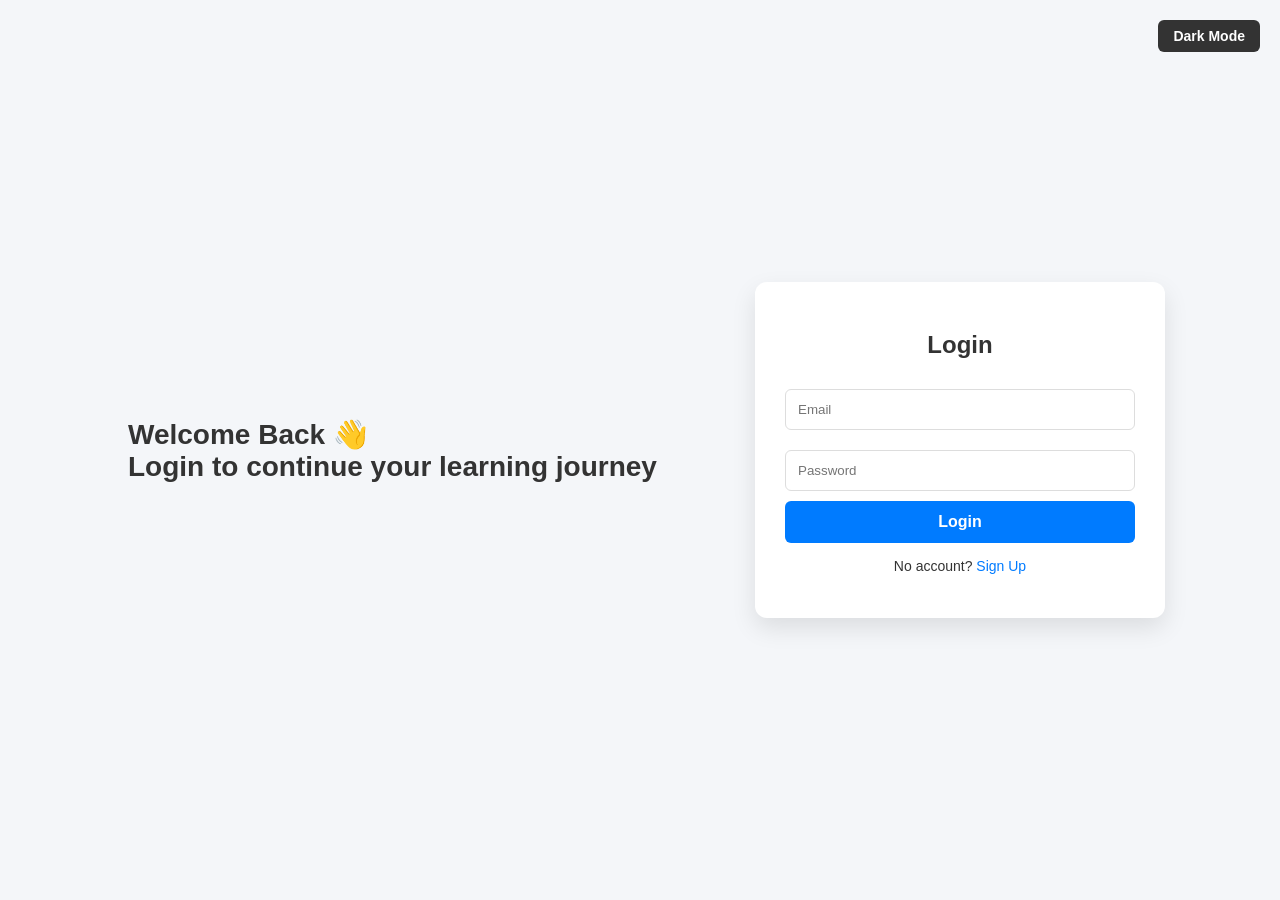
<file: index.html>
<!DOCTYPE html>
<html lang="en">
<head>
    <meta charset="UTF-8">
    <meta name="viewport" content="width=device-width, initial-scale=1.0">
    <title>Login</title>
    <link id="theme" rel="stylesheet" href="styl (1).css">
</head>
<body class="login">
    <button class="theme-toggle" onclick="toggleTheme()">Dark Mode</button>

    <div class="container" id="login">
        <h2>Login</h2>
        <form id="loginForm">
            <input type="email" id="loginEmail" placeholder="Email" required>
            <input type="password" id="loginPassword" placeholder="Password" required>
            <button type="submit"><a href="Home.css"></a> Login</button>
        </form>
        <p>No account? <a href="signup.html">Sign Up</a></p>
    </div>

    <script src="main (1).js"></script>
</body>
</html>
</file>
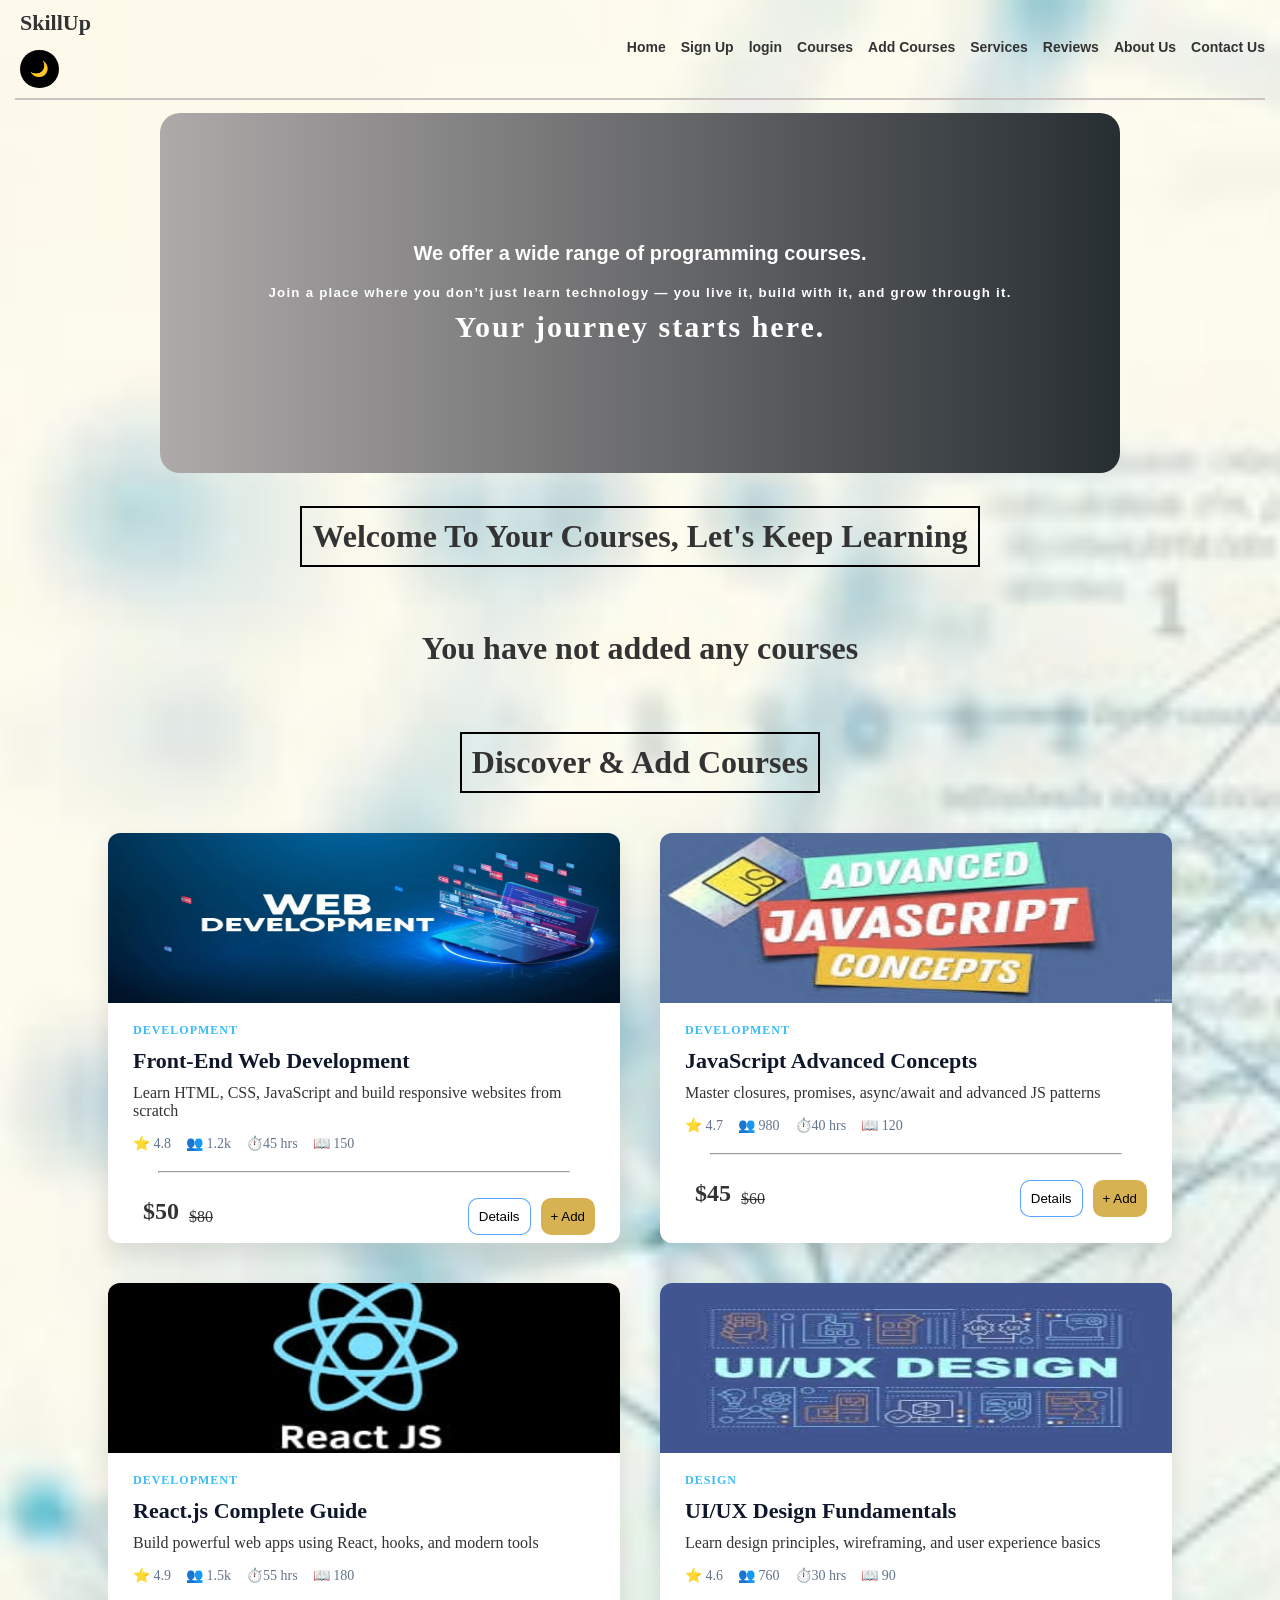
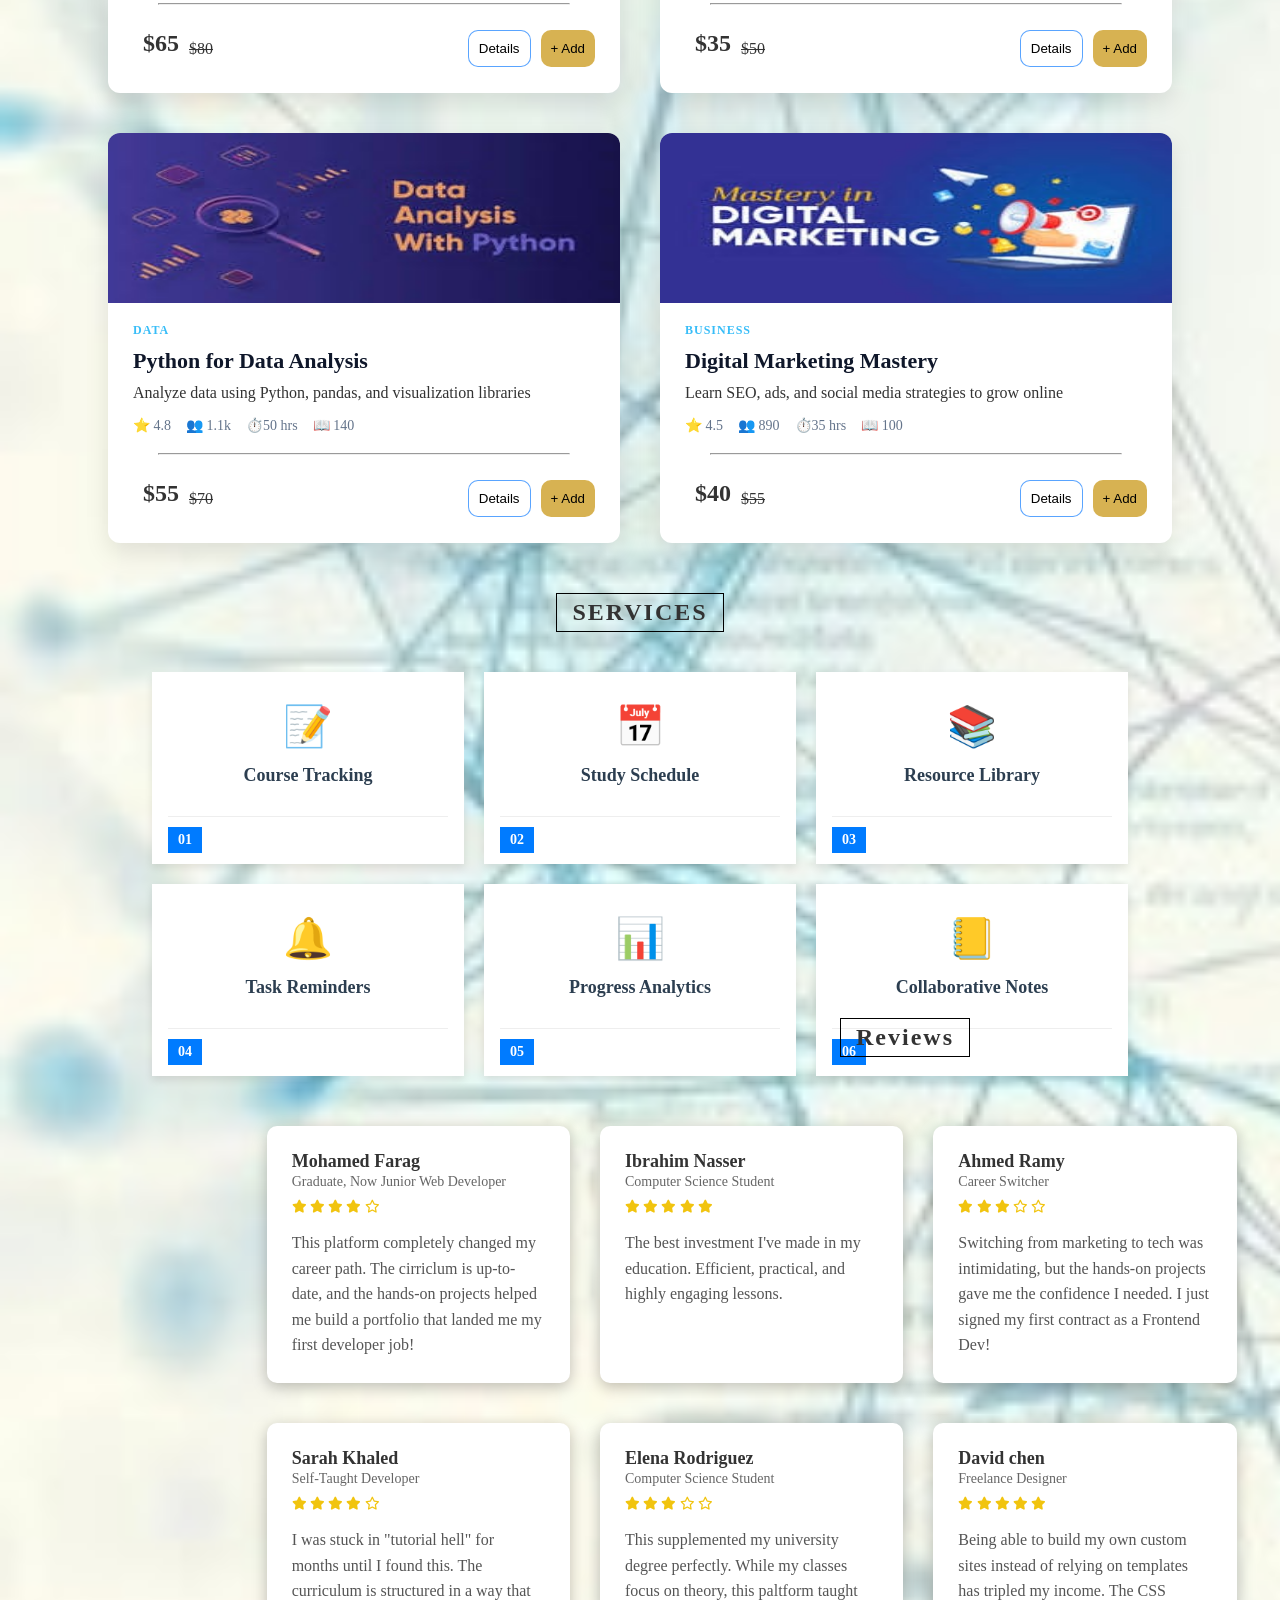
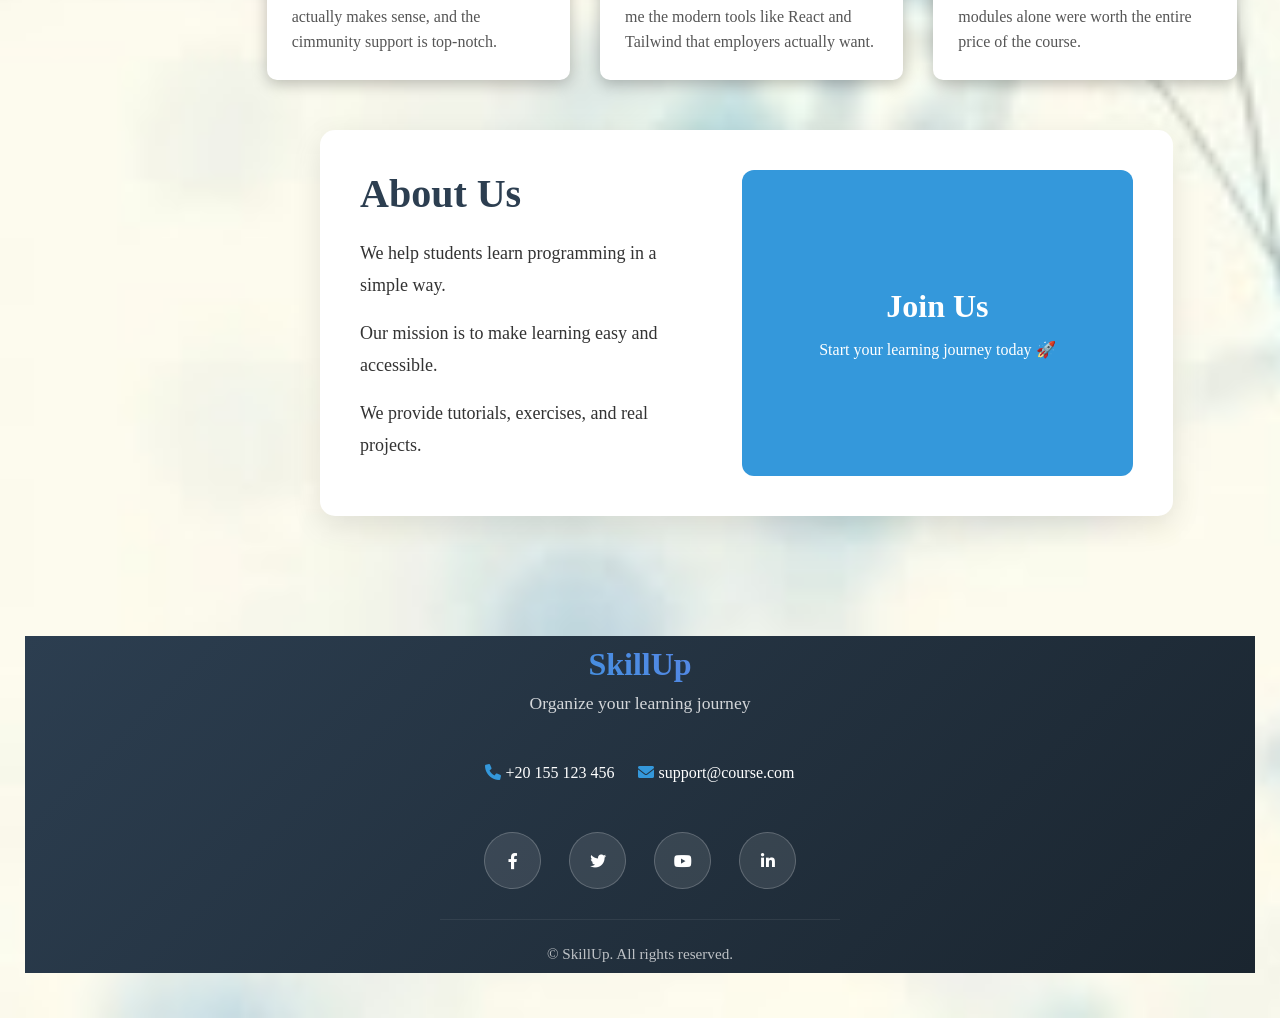
<file: main.html>
<!DOCTYPE html>
<html lang="en">
<head>
    <meta charset="UTF-8">
    <meta name="viewport" content="width=device-width, initial-scale=1.0">
    <title>SkillUp</title>
    <link rel="stylesheet" href="https://cdnjs.cloudflare.com/ajax/libs/font-awesome/6.0.0/css/all.min.css">
    <link rel="stylesheet" href="Home.css">
    <link rel="stylesheet" href="my.css">
    <link rel="stylesheet" href="a.css">
</head>
<body>
    <!--Start header-->
    
<header class="header" id="home">
    <div class="container">
    <a href="#Home" class="logo">SkillUp</a>
        <button id="themeToggle" class="dark">🌙</button>
    <ul class="select">
        <li><a href="#Home">Home</a></li>
        <li><a href="signup.html">Sign Up</a></li>
        <li><a href="login.html">login</a></li>
        <li><a href="#courses">Courses</a></li>
        <li><a href="#add">Add Courses</a></li>
        <li><a href="#services">Services</a></li>
        <li><a href="#reviews">Reviews</a></li>
        <li><a href="#about">About Us</a></li>
        <li><a href="#contact">Contact Us</a></li>
    </ul>
        <div class="text">
        <p>We offer a wide range of programming courses.</p>
        <h5>Join a place where you don’t just learn technology — you live it, build with it, and grow through it.</h5>
        <h3>Your journey starts here.</h3>
    </div>
    </div>
    </header>
    <br>
    <!--End header-->
    <!--start my-->
        <div class="messi" id="courses"></div>
    <div class="titleMy">
    <h1>Welcome to your courses, let's keep learning</h1>
</div>
</div>

<div id="myCoursesContainer" class="cardsMy"></div>
    <!--end my-->
    <!--Start add-->
    <div class="tefa" id="add">
    <div class="titleAv">
        <h1>Discover & add courses</h1>
    </div>
    <div id="courseContainer">
        </div>
    </div>
    <!--End add-->
    <!--Start services-->
    <div class="main-container" id="services">
        <h2 class="main-title">SERVICES</h2>
        <div class="services-wrapper">
            <!-- كرت 1 -->
            <div class="box">
                <div class="icon">📝</div>
                <h3>Course Tracking</h3>
                <div class="bottom-part">
                    <span class="number">01</span>
                </div>
            </div>
            <!-- كرت 2 -->
            <div class="box">
                <div class="icon">📅</div>
                <h3>Study Schedule</h3>
                <div class="bottom-part">
                    <span class="number">02</span>
                </div>
            </div>
            <!-- كرت 3 -->
            <div class="box">
                <div class="icon">📚</div>
                <h3>Resource Library</h3>
                <div class="bottom-part">
                    <span class="number">03</span>
                </div>
            </div>
            <!-- كرت 4 -->
            <div class="box">
                <div class="icon">🔔</div>
                <h3>Task Reminders</h3>
                <div class="bottom-part">
                    <span class="number">04</span>
                </div>
            </div>
            <!-- كرت 5 -->
            <div class="box">
                <div class="icon">📊</div>
                <h3>Progress Analytics</h3>
                <div class="bottom-part">
                    <span class="number">05</span>
                </div>
            </div>
            <!-- كرت 6 -->
            <div class="box">
                <div class="icon">📒</div>
                <h3>Collaborative Notes</h3>
                <div class="bottom-part">
                    <span class="number">06</span>
                </div>
            </div>
        </div>
    </div>
    <!--end services-->

    <!--Start Reviews-->
    <section class="reviews-section" id="reviews">
        <div class="title-container">
            <h3>Reviews</h3>
        </div>
        <div class="reviews-grid">
            <div class="card">
                <div class="card-header">
                    <div class="user-info">
                        <h3>Mohamed Farag</h3>
                        <p>Graduate, Now Junior Web Developer</p>
                        <div class="stars">
                            <i class="fas fa-star"></i>
                            <i class="fas fa-star"></i>
                            <i class="fas fa-star"></i>
                            <i class="fas fa-star"></i>
                            <i class="far fa-star"></i>
                        </div>
                    </div>
                
                </div>
                <p class="reviews-text">
                    This platform completely changed my career path.
                     The cirriclum is up-to-date, and the hands-on projects helped me build a portfolio that 
                     landed me my first developer job!
                </p>
            </div>

            <div class="card">
                <div class="card-header">
                    <div class="user-info">
                        <h3>Ibrahim Nasser</h3>
                        <p>Computer Science Student</p>
                        <div class="stars">
                            <i class="fas fa-star"></i>
                            <i class="fas fa-star"></i>
                            <i class="fas fa-star"></i>
                            <i class="fas fa-star"></i>
                            <i class="fas fa-star"></i>
                        </div>
                    </div>
                   
                </div>
                <p class="reviews-text">
                   The best investment I've made in my education. Efficient, practical, and highly engaging lessons. 
                </p>
            </div>
            <div class="card">
                <div class="card-header">
                    <div class="user-info">
                        <h3>Ahmed Ramy</h3>
                        <p>Career Switcher</p>
                        <div class="stars">
                            <i class="fas fa-star"></i>
                            <i class="fas fa-star"></i>
                            <i class="fas fa-star"></i>
                            <i class="far fa-star"></i>
                            <i class="far fa-star"></i>
                        </div>
                    </div>
                
                </div>
                <p class="reviews-text">
                    Switching from marketing to tech was intimidating, but the hands-on projects gave me the confidence I needed. I just signed my first contract as a Frontend Dev!
            </div>
            <div class="card">
                <div class="card-header">
                    <div class="user-info">
                        <h3>Sarah Khaled</h3>
                        <p>Self-Taught Developer</p>
                        <div class="stars">
                            <i class="fas fa-star"></i>
                            <i class="fas fa-star"></i>
                            <i class="fas fa-star"></i>
                            <i class="fas fa-star"></i>
                            <i class="far fa-star"></i>
                        </div>
                    </div>
                
                </div>
                <p class="reviews-text">
                    I was stuck in "tutorial hell" for months until I found this. The curriculum is structured in a way that actually makes sense, and the cimmunity support is top-notch.
                </p>
            </div>
            <div class="card">
                <div class="card-header">
                    <div class="user-info">
                        <h3>Elena Rodriguez</h3>
                        <p>Computer Science Student</p>
                        <div class="stars">
                            <i class="fas fa-star"></i>
                            <i class="fas fa-star"></i>
                            <i class="fas fa-star"></i>
                            <i class="far fa-star"></i>
                            <i class="far fa-star"></i>
                        </div>
                    </div>
                
                </div>
                <p class="reviews-text">
                    This supplemented my university degree perfectly. While my classes focus on theory, this paltform taught me the modern tools like React and Tailwind that employers actually want.
                </p>
            </div>
            <div class="card">
                <div class="card-header">
                    <div class="user-info">
                        <h3>David chen</h3>
                        <p>Freelance Designer</p>
                        <div class="stars">
                            <i class="fas fa-star"></i>
                            <i class="fas fa-star"></i>
                            <i class="fas fa-star"></i>
                            <i class="fas fa-star"></i>
                            <i class="fas fa-star"></i>
                        </div>
                    </div>
                    </div>
                <p class="reviews-text">
                    Being able to build my own custom sites instead of relying on templates has tripled my income. The CSS modules alone were worth the entire price of the course.
            </div>
            </div>
    </section>
    <!--end Review-->
    <!--start about-->
    <div class="about" id="about">
<div class="about-container">
<div class="about-left">
<div class="about-text">
<h1>About Us</h1>
<p>We help students learn programming in a simple way.</p>
<p>Our mission is to make learning easy and accessible.</p>
<p>We provide tutorials, exercises, and real projects.</p>
</div>
</div>
<div class="about-right">
<div class="container">
<h2>Join Us</h2>
<p>Start your learning journey today 🚀</p>
</div>
</div>
</div>
</div>
    <!--end about-->
    <!--Start Contact-->
    <main>
        <section class="contact-info" id="contact">
            <div class="container">

    </main>
    <footer class="footer" id="contact">
    <div class="container">
         <div class="footer-brand">
            <h3>SkillUp</h3>
            <p>Organize your learning journey</p>
        </div>
        
         <div class="footer-contact">
            <div class="contact-item">
                <a href="tel:+20155123456" class="contact-link">
                    <i class="fas fa-phone"></i>
                    <span>+20 155 123 456</span>
                </a>
            </div>
            
             <div class="contact-item">
                <a href="mailto:support@course.com" class="contact-link">
                    <i class="fas fa-envelope"></i>
                    <span>support@course.com</span>
                </a>
            </div>
        </div>
        
         <div class="footer-social">
            <a href="https://www.facebook.com/" class="social-link"><i class="fab fa-facebook-f"></i></a>
            <a href="https://x.com/" class="social-link"><i class="fab fa-twitter"></i></a>
            <a href="https://www.youtube.com/" class="social-link"><i class="fab fa-youtube"></i></a>
            <a href="https://www.linkedin.com/" class="social-link"><i class="fab fa-linkedin-in"></i></a>
        </div>
        
         <div class="footer-copyright">
            <p>&copy; SkillUp. All rights reserved.</p>
        </div>
    </div>
</footer>
    <!--End Contact-->

<script src="Home.js"></script>   
<script src="te.js"></script>
<script src="mes.js"></script>
</body>
</html>
</file>
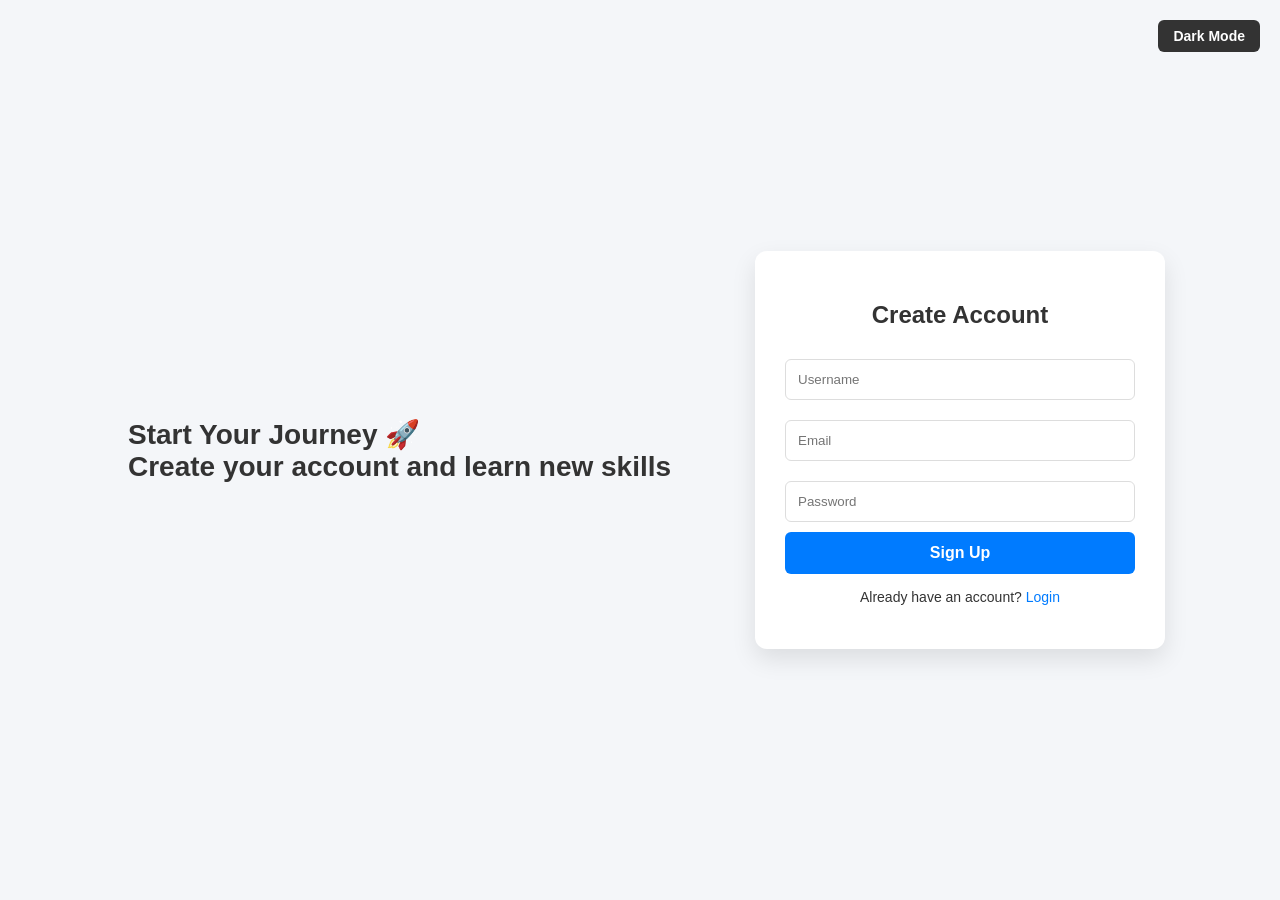
<file: signup.html>
<!DOCTYPE html>
<html lang="en">
<head>
    <meta charset="UTF-8">
    <meta name="viewport" content="width=device-width, initial-scale=1.0">
    <title>Sign Up</title>
    <link id="theme" rel="stylesheet" href="styl (1).css">
</head>
<body class="signup">
    <button class="theme-toggle" onclick="toggleTheme()">Dark Mode</button>
    <div class="container" id="login">
        <h2>Create Account</h2>
        <form id="signupForm">
            <input type="text" id="username" placeholder="Username" required>
            <input type="email" id="email" placeholder="Email" required>
            <input type="password" id="password" placeholder="Password" required>
            <button type="submit">Sign Up</button>
        </form>
        <p>Already have an account? <a href="login.html">Login</a></p>
    </div>

    <script src="main (1).js"></script>
</body>
</html>
</file>
<file: styl (1).css>
:root {
  --bg-color: #f4f6f9;
  --container-bg: #ffffff;
  --text-color: #333;
  --input-bg: #ffffff;
  --input-border: #ddd;
  --btn-bg: #007bff;
  --btn-hover: #0056b3;
}
.dark-theme {
  --bg-color: #121212;
  --container-bg: #1e1e1e;
  --text-color: #ffffff;
  --input-bg: #2c2c2c;
  --input-border: #444;
}
body {
  font-family: 'Segoe UI', Arial, sans-serif;
  background-color: var(--bg-color);
  color: var(--text-color);
  display: flex;
  justify-content:flex-end;
  align-items: center;
  padding-right: 100px;
  height: 100vh;
  margin: 0;
  transition: all 0.3s ease;
}
.container {
  background-color: var(--container-bg);
  padding: 30px;
  width: 350px;
  border-radius: 12px;
  box-shadow: 0 10px 25px rgba(0, 0, 0, 0.1);
  text-align: center; 
  margin-right: 15px;
}
h2 {
  margin-bottom: 20px;
}
input {
  width: 100%;
  margin: 10px 0;
  padding: 12px;
  background-color: var(--input-bg);
  border: 1px solid var(--input-border);
  border-radius: 6px;
  color: var(--text-color);
  box-sizing: border-box;
  outline: none;
  transition: 0.3s;
}
input:focus {
  border-color: var(--btn-bg);
}
button {
  width: 100%;
  padding: 12px;
  background-color: var(--btn-bg);
  color: white;
  border: none;
  border-radius: 6px;
  cursor: pointer;
  font-weight: bold;
  font-size: 16px;
  transition: 0.3s;
}
button:hover {
  background-color: var(--btn-hover);
}
.theme-toggle {
  position: absolute;
  top: 20px;
  right: 20px;
  width: auto;
  background: #333;
  color: white;
  padding: 8px 15px;
  font-size: 14px;
}
p {
  margin-top: 15px;
  font-size: 14px;
}
a {
  color: var(--btn-bg);
  text-decoration: none;
}
a:hover {
  text-decoration: underline;
}
body.login::before {
  content: "Welcome Back 👋\A Login to continue your learning journey";
}
body.signup::before {
  content: "Start Your Journey 🚀\A Create your account and learn new skills";
}
body::before {
  white-space: pre-line;
  position: absolute;
  left: 10%;
  top: 50%;
  transform: translateY(-50%);
  font-size: 28px;
  font-weight: bold;
}
</file>
<file: Home.css>
html{
    scroll-behavior: smooth;
}
body{
    background-image: url(wht.jpg);
    z-index: -1;
    background-size: cover;
    color: #333;
    transition: background-image 0.5s ease;
}
.header{
position: relative;
}
.dark-mode .header a{
    color: white;
}
.container{
    padding-left: 20px;
    padding-right: 20px;
    margin-left: auto;
    margin-right: auto;
}
.header .container::after {
    content: "";
    position: absolute;
    bottom: 75%;
    left: 15px;
    width: calc(100% - 30px);
    background-color: #cdc2c2;
    height: 2px;
}
.logo{
    font-size: 22px;
    position: absolute;
    font-weight: 600;
    font-family: 'Times New Roman', Times, serif;
    left: 0;
    padding: 10px 0;
    margin-left:20px ;
    color: #333;
    text-decoration: none;
}
.select{
    position: absolute;
    right: 0;
    display: flex;
    padding: 0 10px;
}
li{
    list-style-type: none;
    z-index: 2;
}
.select a{
    text-decoration: none;
    margin-right: 5px;
    font-size: 14px;
    font-family: sans-serif;
    font-weight: 600;
    color: #333;
    transition: 0.6s;
    z-index: 2;
}
.select a:hover{
    color: #47b9ed;
    transform: scale(1.3);

}
.select li{
    margin-left: 10px;
}
.text{
    display: flex;
    flex-direction: column;
    text-align: center;
    justify-content: center;
    align-items: center;
    background: linear-gradient(to right, #afaaaa, #272e32);
    position: relative;
    bottom: -75px;
    max-width: 900px;
    margin: 0 auto;
    margin-bottom: 30px;
    height: 300px;
    padding: 30px;
    border-radius: 20px;
    transition: 0.6s;
    color: white;
}
.text p {
    font-size: 20px;
    font-weight: 600;
    margin-bottom: 20px;
    font-family: Verdana, Geneva, Tahoma, sans-serif;
}
.text h5{
    letter-spacing: 1.25px;
    font-family: sans-serif;
    margin-bottom: 10px;
}
.text h3{
    font-weight: 800;
    font-size: 30px;
    letter-spacing: 2px;
    animation: seif 1s linear infinite alternate;
}
@keyframes seif {
    to {
        transform: translateY(-10px);
    }
}
.text:hover{
    background: rgb(150, 173, 173);
    margin-top: 30px;
}
.container button{
    transform: translateY(50px);
    padding: 10px 10px;
    font-size: 15px;
    border-radius: 20px;
    cursor: pointer;
    border: none;
    background: black;
}
.dark-mode {
    background-image: url('pr.jpg'); 
    background-color: #121212; 
    color: white; 
}
.dark-mode .text {
    background: linear-gradient(to right, #2c3e50, #00292f);
}
.dark-mode a{
    color: white;
    transition: 0.4s;
}
.dark-mode  a:hover{
    color:violet
}
.dark-mode .logo,
.dark-mode button{
color: white; 
}
/*  End Home*/
/*start add*/

/*End add*/
/*start services*/
.main-container {
    text-align: center;
    margin-top: 50px;
}

.main-title {
    font-size: 24px;
    letter-spacing: 2px;
    border: 1px solid black;
    display: inline-block;
    padding: 5px 15px;
    margin-bottom: 40px;
}

.services-wrapper {
    display: flex;
    flex-wrap: wrap;
    justify-content: center;
    gap: 20px;
    max-width: 1000px;
    margin: 0 auto;
}

.box {
    background-color: white;
    width: 280px;
    padding: 30px 15px 10px 15px;
    box-shadow: 0px 4px 8px rgba(0,0,0,0.1);
    position: relative;
    /* -- Hover Effect -- */
    transition: all 0.3s ease; 
    border: 1px solid transparent; 
}
.dark-mode .box {
    background-color: #939aa0;
}
.box:hover {
    box-shadow: 0px 8px 20px rgba(0,0,0,0.15);
    transform: translateY(-8px); 
    border-color: #eee; 
}

.icon {
    font-size: 40px;
    margin-bottom: 15px;
}

.box h3 {
    color: #2c3e50;
    font-size: 18px;
    margin-bottom: 30px;
}
.bottom-part {
    display: flex;
    justify-content: flex-start; 
    border-top: 1px solid #eee;
    padding-top: 10px;
}
.number {
    background-color: #007bff;
    color: white;
    padding: 5px 10px;
    font-weight: bold;
    font-size: 14px;
}
/*end services*/
/*start courser*/
/*end add*/
/* Start-Reviews*/
.reviews-section {
    max-width: 1100px;
    width: 100%;
    text-align: center;
    display: flex;
    justify-content: center;
    padding: 50px 0px;
    margin-left: -15px;
}
.title-container >h3{
    font-size: 24px;
    letter-spacing: 2px;
    border: 1px solid black;
    padding: 5px 15px;
    margin-bottom: 40px;
    position: relative;
    top: -35vh;
    left: 95vh;
}

.title-container {
    display: flex;
    align-items: center;
    justify-content: center;
    gap: 15px;
    margin-bottom: 60px;
}

.section-title {
    border: 2px solid #333;
    padding: 5px 25px;
    font-size: 24px;
    letter-spacing: 2px;
}


.reviews-grid {
    display: grid;
    grid-template-columns: repeat(3,1fr);
    gap: 40px 30px;
}

.card {
    background: #fff;
    padding: 25px;
    border-radius: 10px;
    text-align: left;
    box-shadow: 0 4px 15px rgba(0, 0, 0, 0.25);
    position: relative;
    left: 50%;
    transition: 0.5s;
}
.dark-mode .card{
    background-color: #333;
}

.card-header {
    display: flex;
    justify-content: left;
    align-items: flex-start;
    margin-bottom: 15px;
}

.user-info h3 {
    font-size: 18px;
    color: #333;
    transition: 0.4s;
}

.user-info p {
    font-size: 14px;
    color: #666;
    margin: 2px 0;
    transition: 0.3s;
}
.dark-mode .user-info p:hover,
.dark-mode .user-info h3:hover{
    color: #f1c40f;
}
.dark-mode .user-info p,
.dark-mode .user-info h3{
    color: white;
}

.stars {
    color: #f1c40f;
    font-size: 13px;
    margin-top: 9px;
}


.reviews-text {
    font-size: 16px;
    color: #555;
    line-height: 1.6;
    margin-top: 10px;
    transition: 0.3s;
}
.dark-mode .reviews-text{
    color: white;
}
/*End reviews*/
/*start about*/
.about-container {
display: flex;
width: fit-content;
max-width: 1000px;
background: #fff;
padding: 40px;
border-radius: 15px;
box-shadow: 0 10px 30px rgba(0,0,0,0.1);
gap: 50px;
margin-left: 25%;
}
.dark-mode .about-container{
    color: white;
    background-color: rgb(102, 102, 102);
}
.about-left {
flex: 1;
}
.about-left h1 {
font-size: 40px;
color: #2c3e50;
margin-bottom: 20px;
position: relative;
}
.about-text p {
line-height: 1.8;
font-size: 18px;
margin-bottom: 15px;
}
.about-right {
flex: 1;
background: #3498db;
color: white;
padding: 30px;
border-radius: 12px;
display: flex;
flex-direction: column;
justify-content: center;
text-align: center;
}
.dark-mode .about-right{
    background-color: transparent;
}
.about-right h2 {
font-size: 32px;
margin-bottom: 15px;
}
.about-right p {
font: size 18px;
}
/*end about*/
/*Start Contact*/
main {
    margin-top: 20px;
    padding: 20px;
}
.info-grid {
    display: grid;
    grid-template-columns: repeat(auto-fit, minmax(250px, 1fr));
    gap: 20px;
    margin-bottom: 50px;
}

.info-card {
    background: white;
    padding: 30px 20px;
    border-radius: 10px;
    text-align: center;
    box-shadow: 0 5px 15px rgba(0,0,0,0.1);
    transition: transform 0.3s;
}
.dark-mode .info-card{
    background: #333;
}
.dark-mode .info-card h3{
    color: #eee;
}

.info-card:hover {
    transform: translateY(-5px);
}
.dark-mode .info-card p:hover{
    color:violet
}

.info-card h3 {
    font-size: 1.3rem;
    margin-bottom: 10px;
    color: #3498db;
}
.main-contact-link {
    color: #3498db;
    text-decoration: none;
    font-weight: bold;
    font-size: 1.1rem;
    transition: all 0.3s ease;
}

.main-contact-link:hover {
    color: #2980b9;
    text-decoration: underline;
}

.status {
    background: #27ae60;
    color: white;
    padding: 5px 12px;
    border-radius: 20px;
    font-size: 0.9rem;
    display: inline-block;
    margin-top: 10px;
}
.footer {
    background: linear-gradient(135deg, #2c3e50 0%, #1a252f 100%);
    color: white;
    padding: 10px 0;
    margin-left: 25px;
    margin-right: 25px;
    margin-top: 60px;
}

.footer .container {
    max-width: 400px;
    margin: 0 auto;
    padding: 0 20px;
    text-align: center;
}

.footer-brand {
    margin-bottom: 30px;
}

.footer-brand h3 {
    font-size: 2rem;
    margin-bottom: 10px;
    background: linear-gradient(45deg, #3498db, #667eea);
    -webkit-background-clip: text;
    -webkit-text-fill-color: transparent;
    background-clip: text;
}

.footer-brand p {
    opacity: 0.8;
    font-size: 1.1rem;
}

.footer-contact {
    margin: 40px 0;
}

.footer-contact .contact-item {
    display: inline-block;
    margin: 10px;
}
a.contact-link{
    text-decoration: none;
    color: #3498DB;
}
.footer-contact-link {  
    display: inline-flex;
    align-items: center;
    gap: 12px;
    color: rgba(255,255,255,0.9);
    text-decoration: none;
    padding: 15px 25px;
    background: rgba(255,255,255,0.1);
    border-radius: 30px;
    font-weight: 500;
    transition: all 0.3s ease;
    border: 1px solid rgba(255,255,255,0.2);
}

.footer-contact-link:hover {
    background: rgba(52, 152, 219, 0.3);
    color: white;
    transform: translateY(-3px);
    box-shadow: 0 8px 25px rgba(52, 152, 219, 0.4);
}

.footer-contact-link i {
    font-size: 1.4rem;
    width: 25px;
}

.footer-social {
    margin: 30px 0;
}
.social-link {
    display: inline-flex;
    align-items: center;
    justify-content: center;
    width: 55px;
    height: 55px;
    background: rgba(255,255,255,0.1);
    color: white;
    text-decoration: none;
    border-radius: 50%;
    margin: 0 12px;
    transition: all 0.3s ease;
    border: 1px solid rgba(255,255,255,0.2);
}

.social-link:hover {
    transform: translateY(-5px) scale(1.1);
    background: #3498db;
    box-shadow: 0 10px 25px rgba(52, 152, 219, 0.4);
}

.footer-copyright {
    border-top: 1px solid rgba(255,255,255,0.1);
    padding-top: 25px;
    opacity: 0.7;
}
.footer-copyright p {
    margin: 0;
    font-size: 0.95rem;
}
.footer span{
    color: white;
}
/*End Contact*/
</file>
<file: my.css>
body {
    min-height: 100vh;
    margin: 0;
    margin-bottom: 5vh;
    background-color: #f8fafc;
    /*font-family: 'Segoe UI', sans-serif;*/
}
.titleMy{
    display: flex;
    align-items: center;
    justify-content: center;
    flex-direction: column;
    margin-top: 60px;
}
#myCoursesContainer{
    display: flex;
    justify-content: center;
    flex-wrap: wrap;
    margin: auto;
    gap: 40px;
    width: 900px;
}
.cardMy {
    width: 40%;
    background-color: white;
    border-radius: 12px;
    overflow: hidden;
    box-shadow: 0 10px 25px rgba(0, 0, 0, 0.1);
    transition: .3s;
    height: 410px;
}
.dark-mode .logo,
.dark-mode button {
    color: #000000;
    background: bottom;
}
.dark-mode .cardMy{
    background-color: #5f5f5f;
}
.dark-mode .cardBodyMy{
    color: black;
}
.cardMy:hover{
    transform: translateY(-2px);
    transition: 0.3s ease;
    box-shadow: 0px 5px 5px 5px rgba(0, 0, 0, 0.271);
}
.cardheaderMy {
    background-image: url(web.png);
    height: 160px;
    display: flex;
    justify-content: center;
    align-items: center; 
}
.cardheaderMy img {
   width: 100%;
    height: 170px;
    object-fit: cover;
}
.cardTitleMy {
    padding: 20px 20px 5px 20px;
}
.cardTitleMy p {
    color: #38bdf8;
    text-transform: uppercase;
    font-size: 12px;
    font-weight: 700;
    letter-spacing: 1px;
    margin: 0;
}
.cardTitleMy h3 {
    /*font-family: 'Georgia', serif;*/
    font-size: 22px;
    color: #0f172a;
    margin: 10px 0;
}
.cardBodyMy {
    padding: 0 20px;
    display: flex;
    gap: 15px;
     color: #64748b;
    font-size: 14px;
}
.progress-container {
   padding: 20px;
    margin-top: -15px;
}
.progress-text {
    font-size: 14px;
    color: #64748b;
    margin-bottom: 8px;
}
.dark-mode .progress-text{

    color: #000000;
}
.progress-bg {
    background-color: #e2e8f0;
    height: 8px;
    border-radius: 10px;
}
.progress-fill {
    height: 100%;
    background: linear-gradient(to right, #72a1b1, #c4a75d);
    border-radius: 10px;
}
.btnClose {
    padding: 5px 0px 0px 0px;
    display: flex;
    justify-content: center;
}
.btn-remove {
    background: white;
    color: #ef4444;
    border: 1px solid #fee2e2;
    padding: 10px 15px;
    border-radius: 6px;
    font-weight: 600;
    cursor: pointer;
    display: flex;
    align-items: center;
    gap: 8px;
    transition: 0.3s ease;
}
.btn-remove:hover {
    background: #fef2f2;
    border-color: #fca5a5;
    transform: scale(1.05);
}
.icon-x {
    font-size: 18px;
    font-weight: bold;
}
.titleMy h1{
   border: 2px solid black;
   text-transform: capitalize;
   padding: 10px;
   margin-bottom: 7vh;
}
</file>
<file: a.css>
*{
    margin: 0px;
    padding: 0px;
}
body{
    background-color: #f8fafc;
    margin-bottom: 5vh;
}
.titleAv{
    display: flex;
    align-items: center;
    justify-content: center;
    flex-direction: column;
    padding: 25px 25px;
    margin-top: 40px;
}
.titleAv p{
    color: #38bdf8;
    text-transform: uppercase;
    font-size: 12px;
    font-weight: 700;
    letter-spacing: 1px;
}
.titleAv h1{
    border: 2px solid black;
    text-transform: capitalize;
    padding: 10px;
    margin-bottom: 15px;
}
#courseContainer{
    display: flex;
    flex-wrap: wrap;
    justify-content: center;
    gap: 40px;
}
img{
    width: 100%;
    height: 170px;
}
.avCat p{
    color: #38bdf8;
    text-transform: uppercase;
    font-size: 12px;
    font-weight: 700;
    letter-spacing: 1px;
}
.cardav{
    width: 40%;  
    background-color: white;
    overflow: hidden;
    border-radius: 12px;
     box-shadow: 0 10px 25px rgba(0, 0, 0, 0.1);
    transition: 0.3s ease;
    height: 410px;
}
.cardav:hover{
    transform: translateY(-2px);
    transition: 0.3s ease;
    box-shadow: 0px 5px 5px 5px rgba(0, 0, 0, 0.271);
} 
.cardav-header{

}
.title{
    font-size: 22px;
    color: #0f172a;
}
.cardav-body{
    padding: 25px;
    display: flex;
    flex-direction: column;
    gap: 10px;
    margin-top: -20px;
}
.stats-row{
    display: flex;
    gap: 15px;
    margin: 5px 0px -6px 0px;
    color: #64748b;
    font-size: 14px;
}
.dark-mode .stats-row{
    color: black;
}
.divider{
    width: 80%;
    margin: 0px auto;
}
.cardav-footer{
    padding: 25px;
    display: flex;
    justify-content: space-between;
}
.dark-mode .cardav{
    background-color: #5f5f5f;
}
.button-group{
    justify-content: flex-end;
    display: flex;
    gap: 10px;
}
.btn-details{
    padding: 10px;
    background-color: white;
    border: 1px solid #0073ffa6;
    border-radius: 10px;
    transition: 0.3s;
}
.btn-details:hover{
    background-color: #eee;
}
.btn-add{
    padding: 10px;
    background: #cfa12cd1;
    border: none;
    border-radius: 10px;
    transition: 0.3s;
}
.dark-mode  button.btn-add{
    background-color: #cfa12cd1;
    color: white;

}
.btn-add:hover{
    transition: 0.3s;
    transform: translateY(-2px);
    box-shadow: 0px 4px 5px 1px #cfa12c6b;
}
.price-container{
    display: flex;
    gap: 10px;
    padding-left: 10px;
    
}
.price{
    font-weight: bold;
    font-size: x-large;
}
.old-price{
    text-decoration: line-through;
    margin-top: 10px;
}
.det-overlay {
    position: fixed;
    top: 0;
    left: 0;
    width: 100vw;
    height: 100vh;
    background-color: rgba(15, 23, 42, 0.7);
    display: flex;
    justify-content: center;
    align-items: center;
    z-index: 100;
}
.det-box {
    background-color: white;
    width: 90%;
    max-width: 600px;
    border-radius: 12px;
    overflow: hidden;
    box-shadow: 0 25px 50px -12px rgba(0, 0, 0, 0.5);
    /*font-family: 'Inter', -apple-system, sans-serif;*/
    overflow-y: auto;
}
.det-header {
    background-color: #1e293b;
    padding: 40px 30px;
    position: relative;
    color: white;
    height: 35px;
}
.category-text {
    color: #38bdf8;
    text-transform: uppercase;
    font-size: 12px;
    font-weight: 800;
    letter-spacing: 1.5px;
    margin-bottom: 8px;
}
.det-header h2 {
    font-family: 'Georgia', serif; 
    font-size: 32px;
    margin: 0;
    font-weight: 500;
}
.close-x {
    position: absolute;
    top: 20px;
    right: 20px;
    font-size: 24px;
    color: white;
    cursor: pointer;
    background: rgba(255, 255, 255, 0.1);
    width: 40px;
    height: 40px;
    display: flex;
    justify-content: center;
    align-items: center;
    border-radius: 50%;
}
.det-body {
    padding: 30px;
}
.det-body p {
    color: #475569;
    line-height: 1.6;
    margin-bottom: 25px;
    font-size: 15px;
}
.det-cards {
    display: grid;
    grid-template-columns: 1fr 1fr; /* Two equal columns */
    gap: 15px;
    margin-bottom: 30px;
}
.info-item {
    border: 1px solid #e2e8f0;
    padding: 15px;
    border-radius: 8px;
    background-color: #f8fafc;
}
.spanLabel {
    display: block;
    font-size: 10px;
    font-weight: 700;
    color: #0ea5e9; /* Light blue labels */
    margin-bottom: 4px;
}
.span2 {
    font-size: 16px;
    font-weight: 600;
    color: #0f172a;
}
.learn-title{
    list-style-type: none;
    padding: 0px 0 0 7px;
    line-height: 25px;
}
.learn-list{
    list-style-type: none;
    padding: 0px 0 0 15px;
    line-height: 25px;
}
</file>
